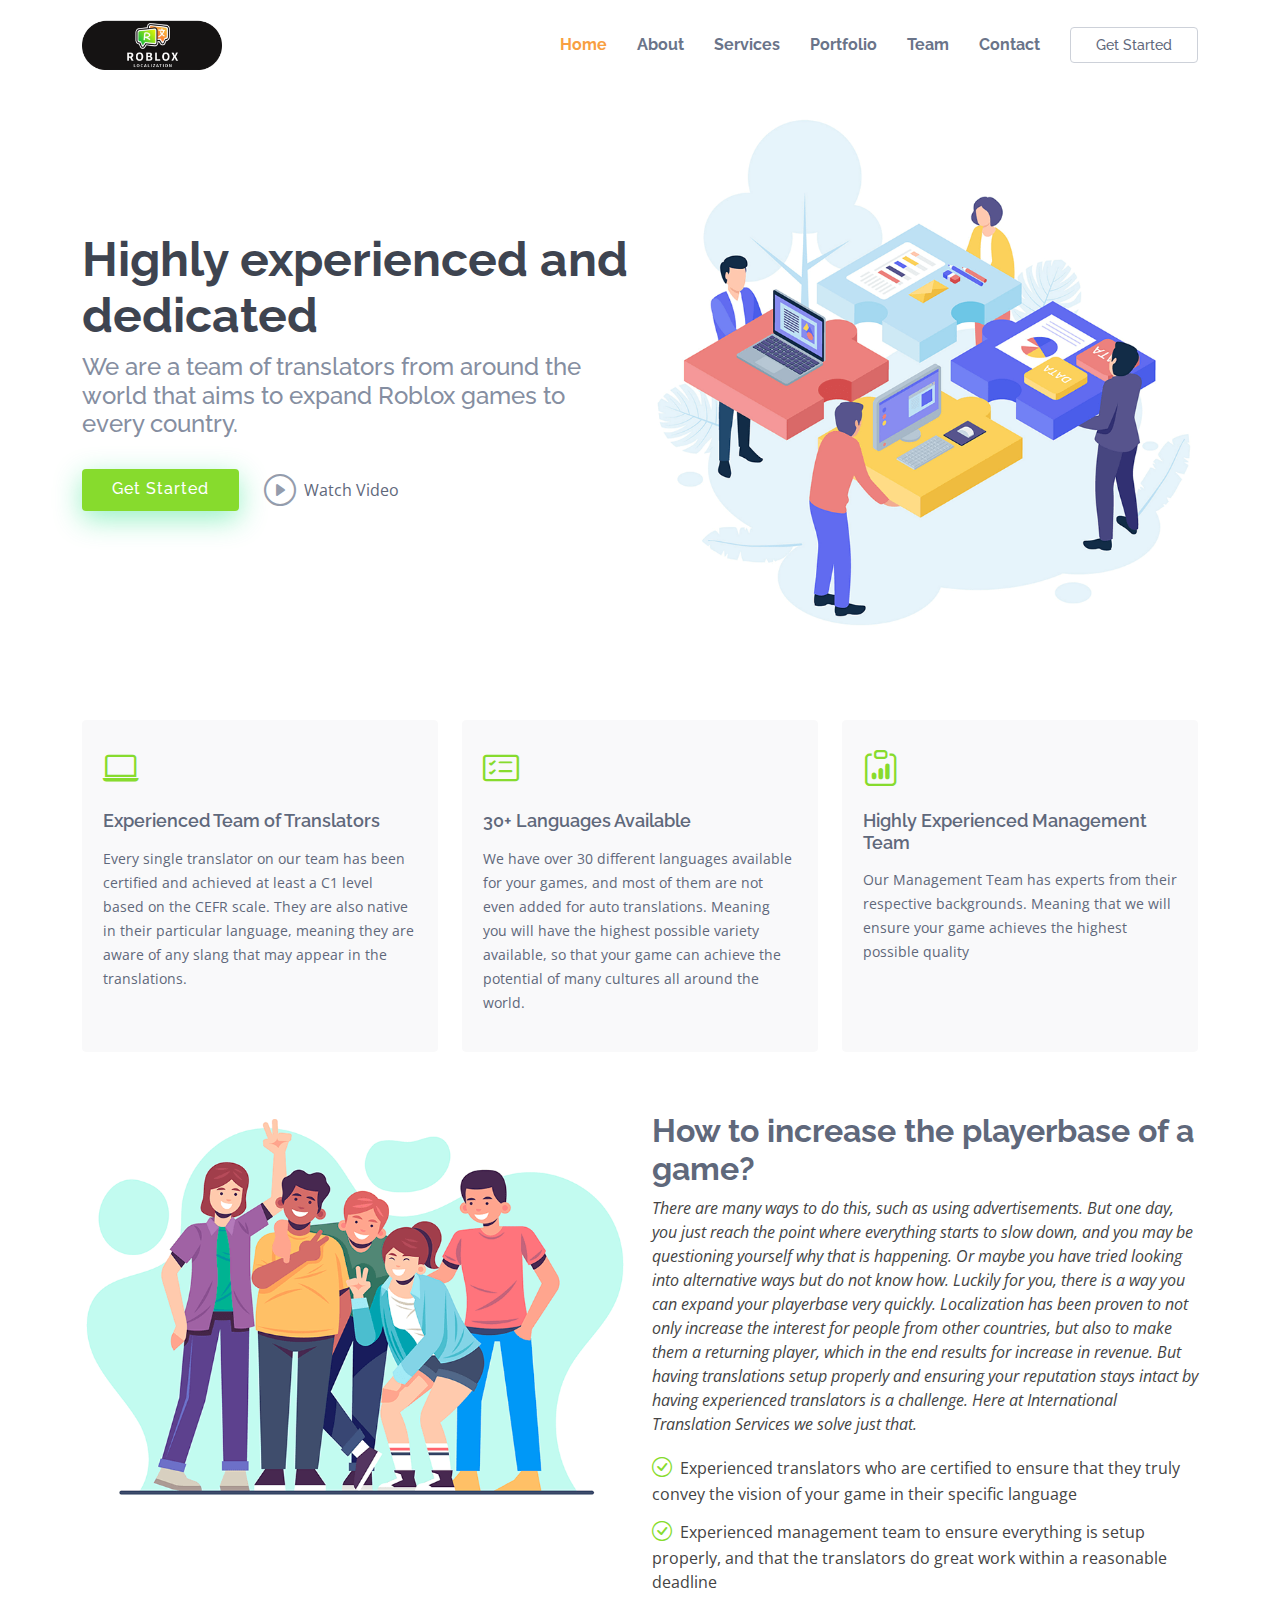
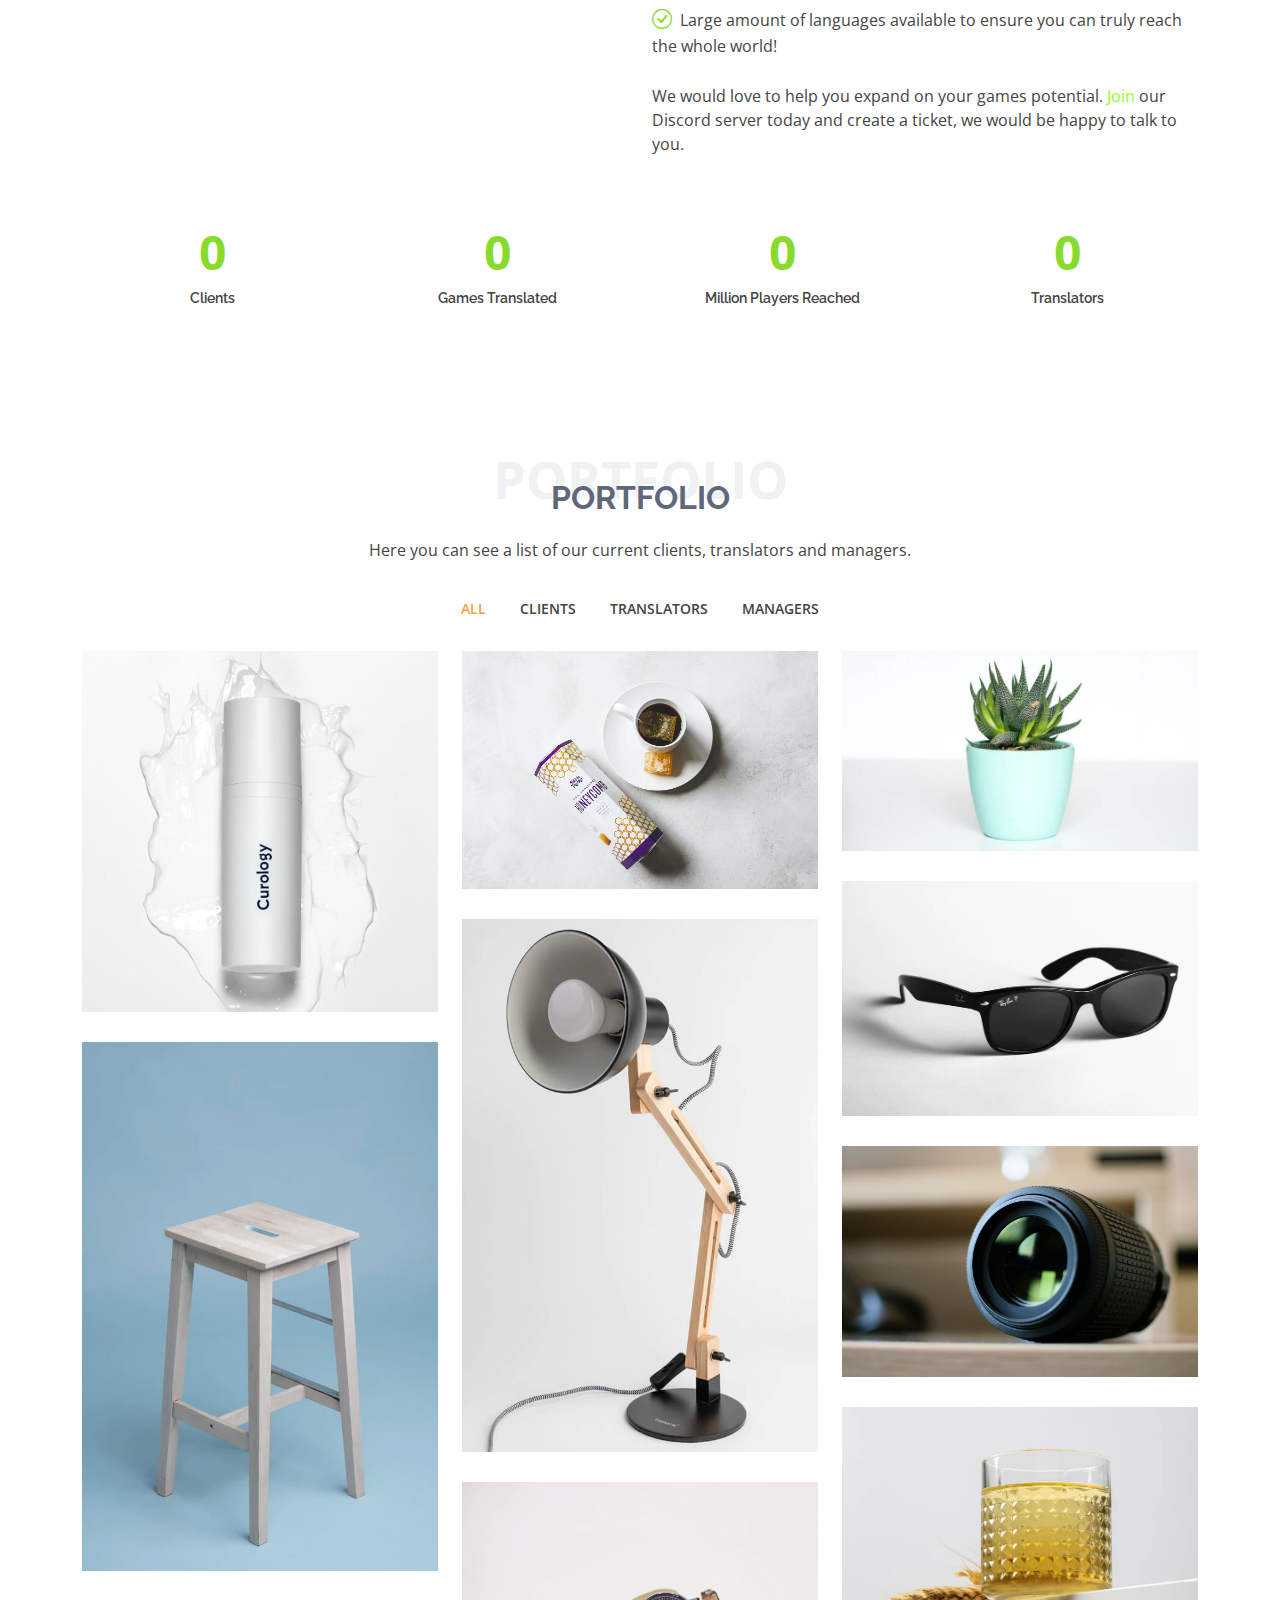
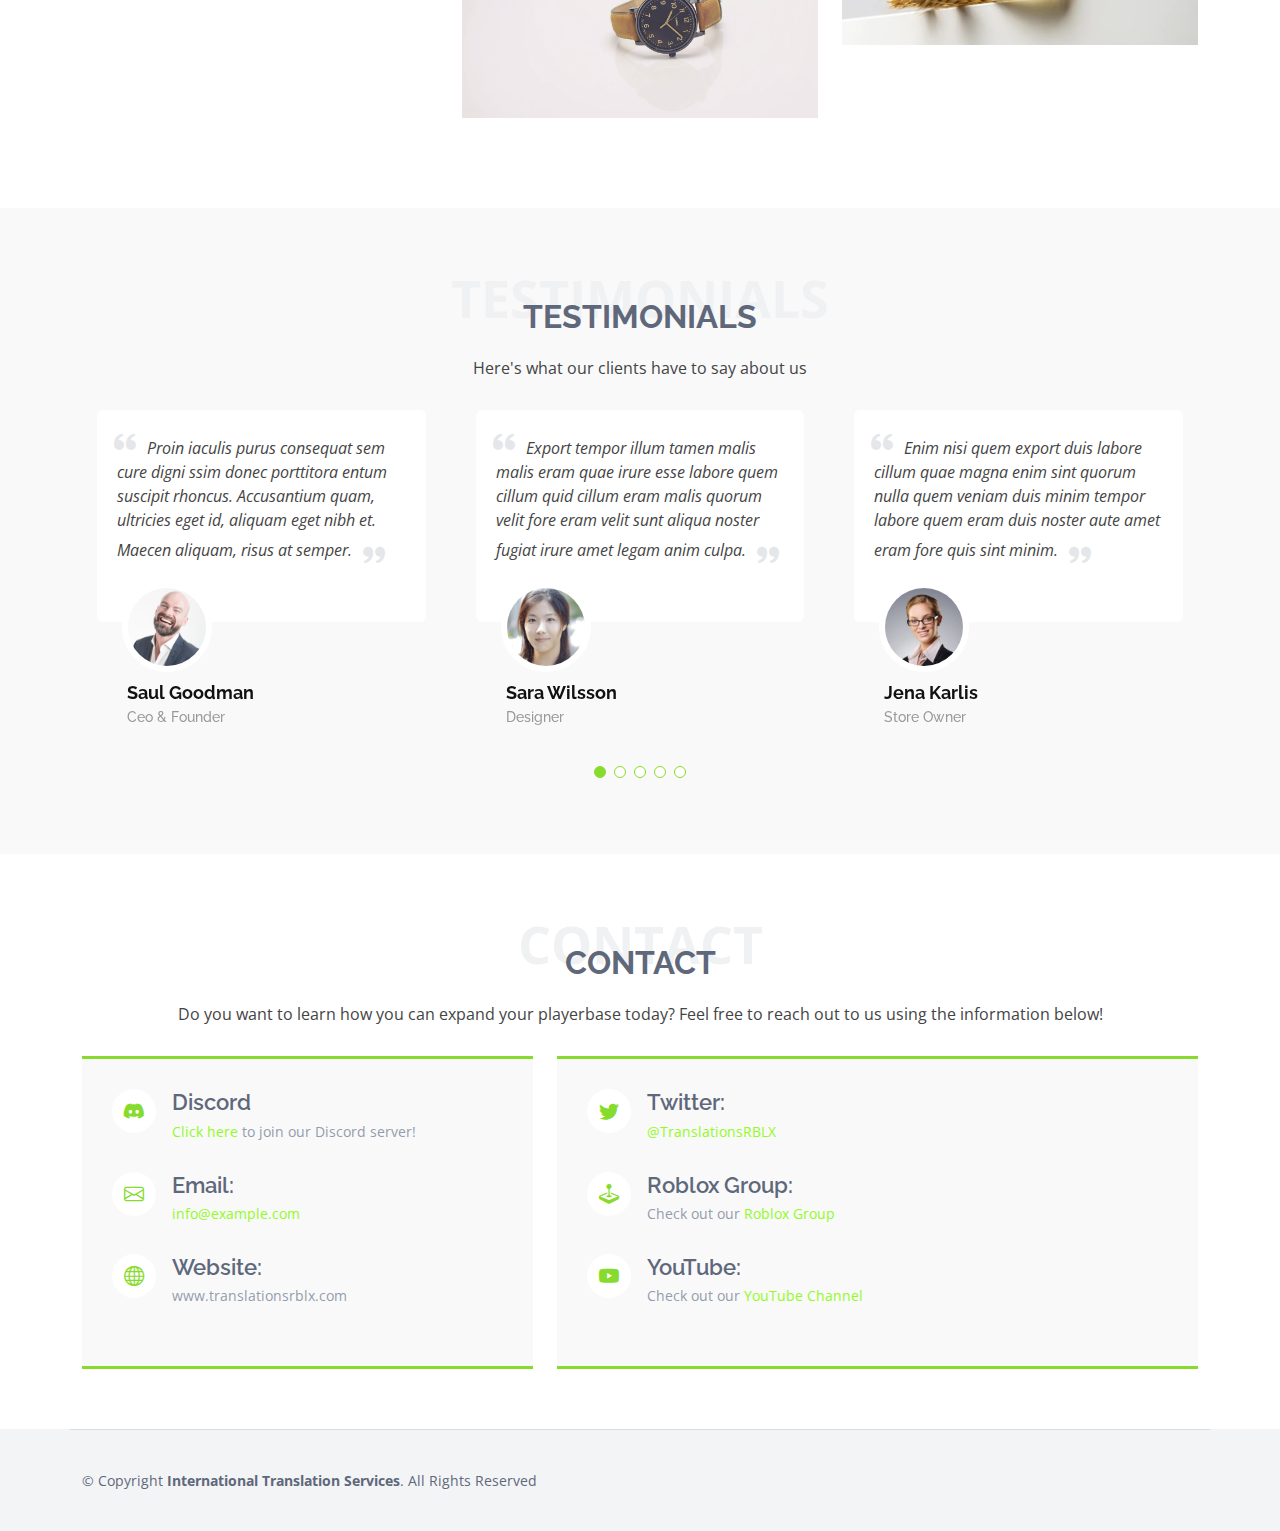
<file: index.html>
<!DOCTYPE html>
<html lang="en">

<head>
  <meta charset="utf-8">
  <meta content="width=device-width, initial-scale=1.0" name="viewport">

  <title>International Translation Services - Main Page</title>
  <meta content="" name="description">
  <meta content="" name="keywords">

  <!-- Favicons -->
  <link href="assets/img/favicon/favicon.png" rel="icon">
  <link href="assets/img/favicon/apple-touch-icon.png" rel="apple-touch-icon">
  <link rel="apple-touch-icon" sizes="180x180" href="assets/img/favicon/apple-touch-icon.png">
  <link rel="icon" type="image/png" sizes="32x32" href="assets/img/favicon/favicon-32x32.png">
  <link rel="icon" type="image/png" sizes="16x16" href="assets/img/favicon/favicon-16x16.png">
  <link rel="manifest" href="assets/img/favicon/site.webmanifest">

  <!-- Google Fonts -->
  <link href="https://fonts.googleapis.com/css?family=Open+Sans:300,300i,400,400i,600,600i,700,700i|Raleway:300,300i,400,400i,500,500i,600,600i,700,700i|Poppins:300,300i,400,400i,500,500i,600,600i,700,700i" rel="stylesheet">

  <!-- Vendor CSS Files -->
  <link href="assets/vendor/bootstrap/css/bootstrap.min.css" rel="stylesheet">
  <link href="assets/vendor/bootstrap-icons/bootstrap-icons.css" rel="stylesheet">
  <link href="assets/vendor/boxicons/css/boxicons.min.css" rel="stylesheet">
  <link href="assets/vendor/glightbox/css/glightbox.min.css" rel="stylesheet">
  <link href="assets/vendor/swiper/swiper-bundle.min.css" rel="stylesheet">

  <!-- Template Main CSS File -->
  <link href="assets/css/style.css" rel="stylesheet">
</head>

<body>

  <!-- ======= Header ======= -->
  <header id="header" class="fixed-top">
    <div class="container d-flex align-items-center justify-content-between">

      <a href="#" class="logo"><img src="assets/img/logo.png" alt="" class="img-fluid"></a>

      <nav id="navbar" class="navbar">
        <ul>
          <li><a class="nav-link scrollto active" href="#hero">Home</a></li>
          <li><a class="nav-link scrollto" href="#about">About</a></li>
          <li><a class="nav-link scrollto" href="#services">Services</a></li>
          <li><a class="nav-link scrollto " href="#portfolio">Portfolio</a></li>
          <li><a class="nav-link scrollto" href="#team">Team</a></li>
          <li><a class="nav-link scrollto" href="#contact">Contact</a></li>
          <li><a class="getstarted scrollto" href="#about">Get Started</a></li>
        </ul>
        <i class="bi bi-list mobile-nav-toggle"></i>
      </nav><!-- .navbar -->

    </div>
  </header><!-- End Header -->

  <!-- ======= Hero Section ======= -->
  <section id="hero" class="d-flex align-items-center">

    <div class="container">
      <div class="row">
        <div class="col-lg-6 pt-5 pt-lg-0 order-2 order-lg-1 d-flex flex-column justify-content-center">
          <h1>Highly experienced and dedicated</h1>
          <h2>We are a team of translators from around the world that aims to expand Roblox games to every country.</h2>
          <div class="d-flex">
            <a href="#about" class="btn-get-started scrollto">Get Started</a>
            <a href="https://www.youtube.com/watch?v=xJugLzeVyQo" class="glightbox btn-watch-video"><i class="bi bi-play-circle"></i><span>Watch Video</span></a>
          </div>
        </div>
        <div class="col-lg-6 order-1 order-lg-2 hero-img">
          <img src="assets/img/hero-img.png" class="img-fluid animated" alt="">
        </div>
      </div>
    </div>

  </section><!-- End Hero -->

  <main id="main">

    <!-- ======= Featured Services Section ======= -->
    <section id="featured-services" class="featured-services">
      <div class="container">

        <div class="row">
          <div class="col-lg-4 col-md-6">
            <div class="icon-box">
              <div class="icon"><i class="bi bi-laptop"></i></div>
              <h4 class="title"><a href="">Experienced Team of Translators</a></h4>
              <p class="description">Every single translator on our team has been certified and achieved at least a C1 level based on the CEFR scale. They are also native in their particular language, meaning they are aware of any slang that may appear in the translations. </p>
            </div>
          </div>
          <div class="col-lg-4 col-md-6 mt-4 mt-md-0">
            <div class="icon-box">
              <div class="icon"><i class="bi bi-card-checklist"></i></div>
              <h4 class="title"><a href="">30+ Languages Available</a></h4>
              <p class="description">We have over 30 different languages available for your games, and most of them are not even added for auto translations. Meaning you will have the highest possible variety available, so that your game can achieve the potential of many cultures all around the world.</p>
            </div>
          </div>
          <div class="col-lg-4 col-md-6 mt-4 mt-lg-0">
            <div class="icon-box">
              <div class="icon"><i class="bi bi-clipboard-data"></i></div>
              <h4 class="title"><a href="">Highly Experienced Management Team</a></h4>
              <p class="description">Our Management Team has experts from their respective backgrounds. Meaning that we will ensure your game achieves the highest possible quality </p>
            </div>
          </div>
        </div>

      </div>
    </section><!-- End Featured Services Section -->

    <!-- ======= About Section ======= -->
    <section id="about" class="about">
      <div class="container">

        <div class="row">
          <div class="col-lg-6">
            <img src="assets/img/about.png" class="img-fluid" alt="">
          </div>
          <div class="col-lg-6 pt-4 pt-lg-0 content">
            <h3>How to increase the playerbase of a game?</h3>
            <p class="fst-italic">
              There are many ways to do this, such as using advertisements. But one day, you just reach the point where everything starts to slow down, and you may be questioning yourself why that is happening. Or maybe you have tried looking into alternative ways but do not know how. Luckily for you, there is a way you can expand your playerbase very quickly. Localization has been proven to not only increase the interest for people from other countries, but also to make them a returning player, which in the end results for increase in revenue. But having translations setup properly and ensuring your reputation stays intact by having experienced translators is a challenge. Here at International Translation Services we solve just that. 
            </p>
            <ul>
              <li><i class="bi bi-check-circle"></i> Experienced translators who are certified to ensure that they truly convey the vision of your game in their specific language</li>
              <li><i class="bi bi-check-circle"></i> Experienced management team to ensure everything is setup properly, and that the translators do great work within a reasonable deadline</li>
              <li><i class="bi bi-check-circle"></i> Large amount of languages available to ensure you can truly reach the whole world!</li>
            </ul>
            <p>
              We would love to help you expand on your games potential. <a href="#contact">Join</a> our Discord server today and create a ticket, we would be happy to talk to you.
            </p>
          </div>
        </div>

      </div>
    </section><!-- End About Section -->

    <!-- ======= Counts Section ======= -->
    <section id="counts" class="counts">
      <div class="container">

        <div class="row counters">

          <div class="col-lg-3 col-6 text-center">
            <span data-purecounter-start="0" data-purecounter-end="69" data-purecounter-duration="1" class="purecounter"></span>
            <p>Clients</p>
          </div>

          <div class="col-lg-3 col-6 text-center">
            <span data-purecounter-start="0" data-purecounter-end="420" data-purecounter-duration="1" class="purecounter"></span>
            <p>Games Translated</p>
          </div>

          <div class="col-lg-3 col-6 text-center">
            <span data-purecounter-start="0" data-purecounter-end="1400" data-purecounter-duration="1" class="purecounter">M</span>
            <p>Million Players Reached</p>
          </div>

          <div class="col-lg-3 col-6 text-center">
            <span data-purecounter-start="0" data-purecounter-end="56" data-purecounter-duration="1" class="purecounter"></span>
            <p>Translators</p>
          </div>

        </div>

      </div>
    </section><!-- End Counts Section -->

    <!-- ======= Portfolio Section ======= -->
    <section id="portfolio" class="portfolio">
      <div class="container">

        <div class="section-title">
          <span>Portfolio</span>
          <h2>Portfolio</h2>
          <p>Here you can see a list of our current clients, translators and managers.</p>
        </div>

        <div class="row">
          <div class="col-lg-12 d-flex justify-content-center">
            <ul id="portfolio-flters">
              <li data-filter="*" class="filter-active">All</li>
              <li data-filter=".filter-app">Clients</li>
              <li data-filter=".filter-card">Translators</li>
              <li data-filter=".filter-web">Managers</li>
            </ul>
          </div>
        </div>

        <div class="row portfolio-container">

          <div class="col-lg-4 col-md-6 portfolio-item filter-app">
            <img src="assets/img/portfolio/portfolio-1.jpg" class="img-fluid" alt="">
            <div class="portfolio-info">
              <h4>App 1</h4>
              <p>App</p>
              <a href="assets/img/portfolio/portfolio-1.jpg" data-gallery="portfolioGallery" class="portfolio-lightbox preview-link" title="App 1"><i class="bx bx-plus"></i></a>
              <a href="portfolio-details.html" class="details-link" title="More Details"><i class="bx bx-link"></i></a>
            </div>
          </div>

          <div class="col-lg-4 col-md-6 portfolio-item filter-web">
            <img src="assets/img/portfolio/portfolio-2.jpg" class="img-fluid" alt="">
            <div class="portfolio-info">
              <h4>Web 3</h4>
              <p>Web</p>
              <a href="assets/img/portfolio/portfolio-2.jpg" data-gallery="portfolioGallery" class="portfolio-lightbox preview-link" title="Web 3"><i class="bx bx-plus"></i></a>
              <a href="portfolio-details.html" class="details-link" title="More Details"><i class="bx bx-link"></i></a>
            </div>
          </div>

          <div class="col-lg-4 col-md-6 portfolio-item filter-app">
            <img src="assets/img/portfolio/portfolio-3.jpg" class="img-fluid" alt="">
            <div class="portfolio-info">
              <h4>App 2</h4>
              <p>App</p>
              <a href="assets/img/portfolio/portfolio-3.jpg" data-gallery="portfolioGallery" class="portfolio-lightbox preview-link" title="App 2"><i class="bx bx-plus"></i></a>
              <a href="portfolio-details.html" class="details-link" title="More Details"><i class="bx bx-link"></i></a>
            </div>
          </div>

          <div class="col-lg-4 col-md-6 portfolio-item filter-card">
            <img src="assets/img/portfolio/portfolio-4.jpg" class="img-fluid" alt="">
            <div class="portfolio-info">
              <h4>Card 2</h4>
              <p>Card</p>
              <a href="assets/img/portfolio/portfolio-4.jpg" data-gallery="portfolioGallery" class="portfolio-lightbox preview-link" title="Card 2"><i class="bx bx-plus"></i></a>
              <a href="portfolio-details.html" class="details-link" title="More Details"><i class="bx bx-link"></i></a>
            </div>
          </div>

          <div class="col-lg-4 col-md-6 portfolio-item filter-web">
            <img src="assets/img/portfolio/portfolio-5.jpg" class="img-fluid" alt="">
            <div class="portfolio-info">
              <h4>Web 2</h4>
              <p>Web</p>
              <a href="assets/img/portfolio/portfolio-5.jpg" data-gallery="portfolioGallery" class="portfolio-lightbox preview-link" title="Web 2"><i class="bx bx-plus"></i></a>
              <a href="portfolio-details.html" class="details-link" title="More Details"><i class="bx bx-link"></i></a>
            </div>
          </div>

          <div class="col-lg-4 col-md-6 portfolio-item filter-app">
            <img src="assets/img/portfolio/portfolio-6.jpg" class="img-fluid" alt="">
            <div class="portfolio-info">
              <h4>App 3</h4>
              <p>App</p>
              <a href="assets/img/portfolio/portfolio-6.jpg" data-gallery="portfolioGallery" class="portfolio-lightbox preview-link" title="App 3"><i class="bx bx-plus"></i></a>
              <a href="portfolio-details.html" class="details-link" title="More Details"><i class="bx bx-link"></i></a>
            </div>
          </div>

          <div class="col-lg-4 col-md-6 portfolio-item filter-card">
            <img src="assets/img/portfolio/portfolio-7.jpg" class="img-fluid" alt="">
            <div class="portfolio-info">
              <h4>Card 1</h4>
              <p>Card</p>
              <a href="assets/img/portfolio/portfolio-7.jpg" data-gallery="portfolioGallery" class="portfolio-lightbox preview-link" title="Card 1"><i class="bx bx-plus"></i></a>
              <a href="portfolio-details.html" class="details-link" title="More Details"><i class="bx bx-link"></i></a>
            </div>
          </div>

          <div class="col-lg-4 col-md-6 portfolio-item filter-card">
            <img src="assets/img/portfolio/portfolio-8.jpg" class="img-fluid" alt="">
            <div class="portfolio-info">
              <h4>Card 3</h4>
              <p>Card</p>
              <a href="assets/img/portfolio/portfolio-8.jpg" data-gallery="portfolioGallery" class="portfolio-lightbox preview-link" title="Card 3"><i class="bx bx-plus"></i></a>
              <a href="portfolio-details.html" class="details-link" title="More Details"><i class="bx bx-link"></i></a>
            </div>
          </div>

          <div class="col-lg-4 col-md-6 portfolio-item filter-web">
            <img src="assets/img/portfolio/portfolio-9.jpg" class="img-fluid" alt="">
            <div class="portfolio-info">
              <h4>Web 3</h4>
              <p>Web</p>
              <a href="assets/img/portfolio/portfolio-9.jpg" data-gallery="portfolioGallery" class="portfolio-lightbox preview-link" title="Web 3"><i class="bx bx-plus"></i></a>
              <a href="portfolio-details.html" class="details-link" title="More Details"><i class="bx bx-link"></i></a>
            </div>
          </div>

        </div>

      </div>
    </section><!-- End Portfolio Section -->

    <!-- ======= Testimonials Section ======= -->
    <section id="testimonials" class="testimonials section-bg">
      <div class="container">

        <div class="section-title">
          <span>Testimonials</span>
          <h2>Testimonials</h2>
          <p>Here's what our clients have to say about us</p>
        </div>

        <div class="testimonials-slider swiper" data-aos="fade-up" data-aos-delay="100">
          <div class="swiper-wrapper">

            <div class="swiper-slide">
              <div class="testimonial-item">
                <p>
                  <i class="bx bxs-quote-alt-left quote-icon-left"></i>
                  Proin iaculis purus consequat sem cure digni ssim donec porttitora entum suscipit rhoncus. Accusantium quam, ultricies eget id, aliquam eget nibh et. Maecen aliquam, risus at semper.
                  <i class="bx bxs-quote-alt-right quote-icon-right"></i>
                </p>
                <img src="assets/img/testimonials/testimonials-1.jpg" class="testimonial-img" alt="">
                <h3>Saul Goodman</h3>
                <h4>Ceo &amp; Founder</h4>
              </div>
            </div><!-- End testimonial item -->

            <div class="swiper-slide">
              <div class="testimonial-item">
                <p>
                  <i class="bx bxs-quote-alt-left quote-icon-left"></i>
                  Export tempor illum tamen malis malis eram quae irure esse labore quem cillum quid cillum eram malis quorum velit fore eram velit sunt aliqua noster fugiat irure amet legam anim culpa.
                  <i class="bx bxs-quote-alt-right quote-icon-right"></i>
                </p>
                <img src="assets/img/testimonials/testimonials-2.jpg" class="testimonial-img" alt="">
                <h3>Sara Wilsson</h3>
                <h4>Designer</h4>
              </div>
            </div><!-- End testimonial item -->

            <div class="swiper-slide">
              <div class="testimonial-item">
                <p>
                  <i class="bx bxs-quote-alt-left quote-icon-left"></i>
                  Enim nisi quem export duis labore cillum quae magna enim sint quorum nulla quem veniam duis minim tempor labore quem eram duis noster aute amet eram fore quis sint minim.
                  <i class="bx bxs-quote-alt-right quote-icon-right"></i>
                </p>
                <img src="assets/img/testimonials/testimonials-3.jpg" class="testimonial-img" alt="">
                <h3>Jena Karlis</h3>
                <h4>Store Owner</h4>
              </div>
            </div><!-- End testimonial item -->

            <div class="swiper-slide">
              <div class="testimonial-item">
                <p>
                  <i class="bx bxs-quote-alt-left quote-icon-left"></i>
                  Fugiat enim eram quae cillum dolore dolor amet nulla culpa multos export minim fugiat minim velit minim dolor enim duis veniam ipsum anim magna sunt elit fore quem dolore labore illum veniam.
                  <i class="bx bxs-quote-alt-right quote-icon-right"></i>
                </p>
                <img src="assets/img/testimonials/testimonials-4.jpg" class="testimonial-img" alt="">
                <h3>Matt Brandon</h3>
                <h4>Freelancer</h4>
              </div>
            </div><!-- End testimonial item -->

            <div class="swiper-slide">
              <div class="testimonial-item">
                <p>
                  <i class="bx bxs-quote-alt-left quote-icon-left"></i>
                  Quis quorum aliqua sint quem legam fore sunt eram irure aliqua veniam tempor noster veniam enim culpa labore duis sunt culpa nulla illum cillum fugiat legam esse veniam culpa fore nisi cillum quid.
                  <i class="bx bxs-quote-alt-right quote-icon-right"></i>
                </p>
                <img src="assets/img/testimonials/testimonials-5.jpg" class="testimonial-img" alt="">
                <h3>John Larson</h3>
                <h4>Entrepreneur</h4>
              </div>
            </div><!-- End testimonial item -->

          </div>
          <div class="swiper-pagination"></div>
        </div>

      </div>
    </section><!-- End Testimonials Section -->

    <!-- ======= Contact Section ======= -->
    <section id="contact" class="contact">
      <div class="container">

        <div class="section-title">
          <span>Contact</span>
          <h2>Contact</h2>
          <p>Do you want to learn how you can expand your playerbase today? Feel free to reach out to us using the information below!</p>
        </div>

        <div class="row">

          <div class="col-lg-5 d-flex align-items-stretch">
            <div class="info">
              <div class="address">
                <i class="bi bi-discord"></i>
                <h4>Discord</h4>
                <p><a href="https://discord.gg/m5mCpBJFve">Click here</a> to join our Discord server!</p>
              </div>

              <div class="email">
                <i class="bi bi-envelope"></i>
                <h4>Email:</h4>
                <p><a href="mailto:">info@example.com</a></p>
              </div>

              <div class="phone">
                <i class="bi bi-globe"></i>
                <h4>Website:</h4>
                <p>www.translationsrblx.com</p>
              </div>

            </div>

          </div>

          <div class="col-lg-7 mt-5 mt-lg-0 d-flex align-items-stretch">
            <div class="info">
              <div class="address">
                <i class="bi bi-twitter"></i>
                <h4>Twitter:</h4>
                <p><a href="https://twitter.com/TranslationRBLX" target="_blank">@TranslationsRBLX</a></p>
              </div>

              <div class="email">
                <i class="bi bi-joystick"></i>
                <h4>Roblox Group:</h4>
                <p>Check out our <a href="https://www.roblox.com/groups/14208725/International-Translation-Services#!/about" target="_blank">Roblox Group</a></p>
              </div>

              <div class="phone">
                <i class="bi bi-youtube"></i>
                <h4>YouTube:</h4>
                <p>Check out our <a href="https://www.youtube.com/channel/UCgOQX_mSvYTCg9Q8unp6idA" target="_blank">YouTube Channel</a></p>
              </div>

            </div>
        </div>

      </div>
    </section><!-- End Contact Section -->

  </main><!-- End #main -->

  <!-- ======= Footer ======= -->
  <footer id="footer">

    <div class="container footer-bottom clearfix">
      <div class="copyright">
        &copy; Copyright <strong><span>International Translation Services</span></strong>. All Rights Reserved
      </div>
      
    </div>
  </footer><!-- End Footer -->

  <a href="#" class="back-to-top d-flex align-items-center justify-content-center"><i class="bi bi-arrow-up-short"></i></a>

  <!-- Vendor JS Files -->
  <script src="assets/vendor/purecounter/purecounter_vanilla.js"></script>
  <script src="assets/vendor/bootstrap/js/bootstrap.bundle.min.js"></script>
  <script src="assets/vendor/glightbox/js/glightbox.min.js"></script>
  <script src="assets/vendor/isotope-layout/isotope.pkgd.min.js"></script>
  <script src="assets/vendor/swiper/swiper-bundle.min.js"></script>
  <script src="assets/vendor/php-email-form/validate.js"></script>

  <!-- Template Main JS File -->
  <script src="assets/js/main.js"></script>

</body>

</html>
</file>
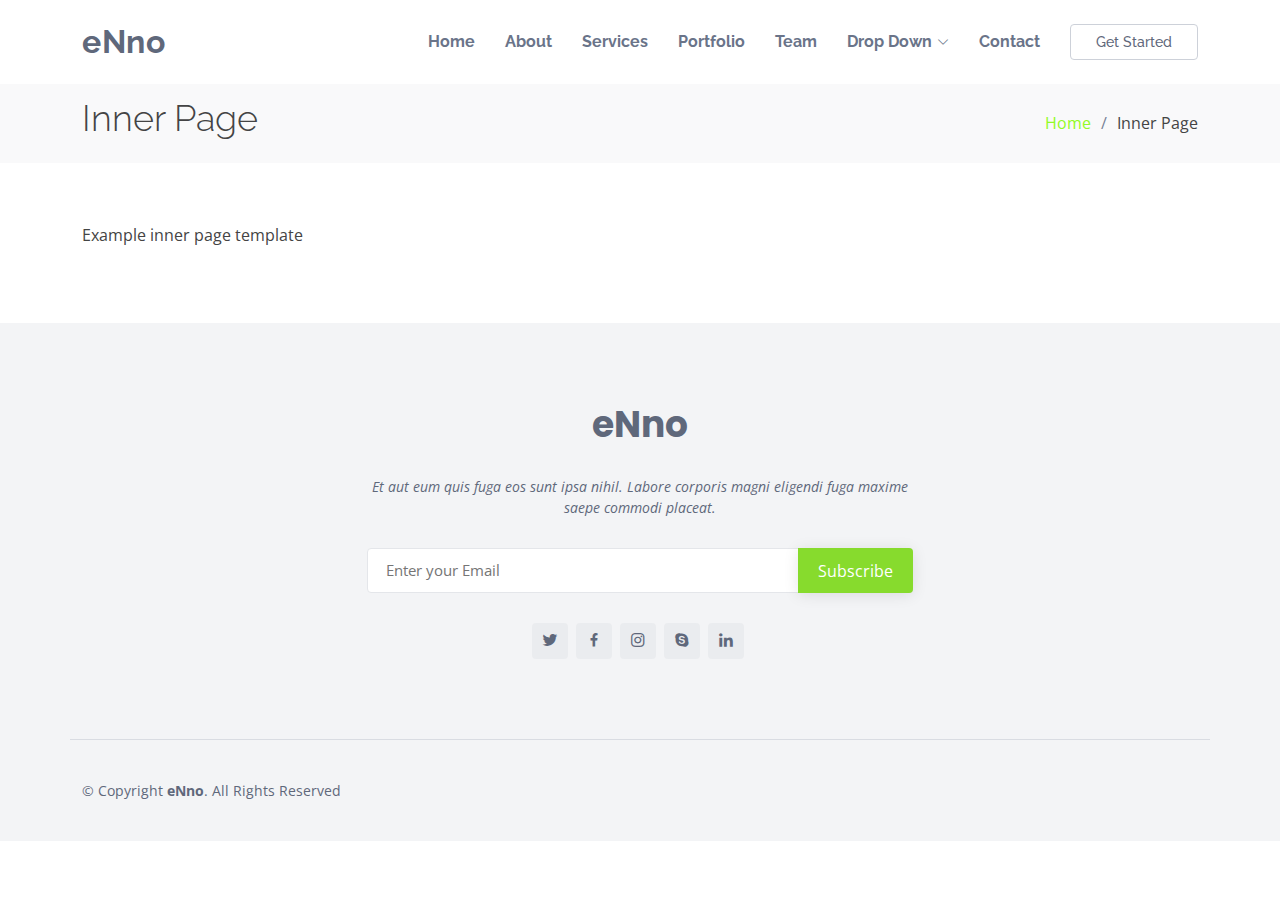
<file: inner-page.html>
<!DOCTYPE html>
<html lang="en">

<head>
  <meta charset="utf-8">
  <meta content="width=device-width, initial-scale=1.0" name="viewport">

  <title>Inner Page - eNno Bootstrap Template</title>
  <meta content="" name="description">
  <meta content="" name="keywords">

  <!-- Favicons -->
  <link href="assets/img/favicon.png" rel="icon">
  <link href="assets/img/apple-touch-icon.png" rel="apple-touch-icon">

  <!-- Google Fonts -->
  <link href="https://fonts.googleapis.com/css?family=Open+Sans:300,300i,400,400i,600,600i,700,700i|Raleway:300,300i,400,400i,500,500i,600,600i,700,700i|Poppins:300,300i,400,400i,500,500i,600,600i,700,700i" rel="stylesheet">

  <!-- Vendor CSS Files -->
  <link href="assets/vendor/bootstrap/css/bootstrap.min.css" rel="stylesheet">
  <link href="assets/vendor/bootstrap-icons/bootstrap-icons.css" rel="stylesheet">
  <link href="assets/vendor/boxicons/css/boxicons.min.css" rel="stylesheet">
  <link href="assets/vendor/glightbox/css/glightbox.min.css" rel="stylesheet">
  <link href="assets/vendor/swiper/swiper-bundle.min.css" rel="stylesheet">

  <!-- Template Main CSS File -->
  <link href="assets/css/style.css" rel="stylesheet">

  <!-- =======================================================
  * Template Name: eNno - v4.8.1
  * Template URL: https://bootstrapmade.com/enno-free-simple-bootstrap-template/
  * Author: BootstrapMade.com
  * License: https://bootstrapmade.com/license/
  ======================================================== -->
</head>

<body>

  <!-- ======= Header ======= -->
  <header id="header" class="fixed-top">
    <div class="container d-flex align-items-center justify-content-between">

      <h1 class="logo"><a href="index.html">eNno</a></h1>
      <!-- Uncomment below if you prefer to use an image logo -->
      <!-- <a href="index.html" class="logo"><img src="assets/img/logo.png" alt="" class="img-fluid"></a>-->

      <nav id="navbar" class="navbar">
        <ul>
          <li><a class="nav-link scrollto " href="#hero">Home</a></li>
          <li><a class="nav-link scrollto" href="#about">About</a></li>
          <li><a class="nav-link scrollto" href="#services">Services</a></li>
          <li><a class="nav-link scrollto " href="#portfolio">Portfolio</a></li>
          <li><a class="nav-link scrollto" href="#team">Team</a></li>
          <li class="dropdown"><a href="#"><span>Drop Down</span> <i class="bi bi-chevron-down"></i></a>
            <ul>
              <li><a href="#">Drop Down 1</a></li>
              <li class="dropdown"><a href="#"><span>Deep Drop Down</span> <i class="bi bi-chevron-right"></i></a>
                <ul>
                  <li><a href="#">Deep Drop Down 1</a></li>
                  <li><a href="#">Deep Drop Down 2</a></li>
                  <li><a href="#">Deep Drop Down 3</a></li>
                  <li><a href="#">Deep Drop Down 4</a></li>
                  <li><a href="#">Deep Drop Down 5</a></li>
                </ul>
              </li>
              <li><a href="#">Drop Down 2</a></li>
              <li><a href="#">Drop Down 3</a></li>
              <li><a href="#">Drop Down 4</a></li>
            </ul>
          </li>
          <li><a class="nav-link scrollto" href="#contact">Contact</a></li>
          <li><a class="getstarted scrollto" href="#about">Get Started</a></li>
        </ul>
        <i class="bi bi-list mobile-nav-toggle"></i>
      </nav><!-- .navbar -->

    </div>
  </header><!-- End Header -->

  <main id="main">

    <!-- ======= Breadcrumbs ======= -->
    <section class="breadcrumbs">
      <div class="container">

        <div class="d-flex justify-content-between align-items-center">
          <h2>Inner Page</h2>
          <ol>
            <li><a href="index.html">Home</a></li>
            <li>Inner Page</li>
          </ol>
        </div>

      </div>
    </section><!-- End Breadcrumbs -->

    <section class="inner-page">
      <div class="container">
        <p>
          Example inner page template
        </p>
      </div>
    </section>

  </main><!-- End #main -->

  <!-- ======= Footer ======= -->
  <footer id="footer">

    <div class="footer-top">

      <div class="container">

        <div class="row  justify-content-center">
          <div class="col-lg-6">
            <h3>eNno</h3>
            <p>Et aut eum quis fuga eos sunt ipsa nihil. Labore corporis magni eligendi fuga maxime saepe commodi placeat.</p>
          </div>
        </div>

        <div class="row footer-newsletter justify-content-center">
          <div class="col-lg-6">
            <form action="" method="post">
              <input type="email" name="email" placeholder="Enter your Email"><input type="submit" value="Subscribe">
            </form>
          </div>
        </div>

        <div class="social-links">
          <a href="#" class="twitter"><i class="bx bxl-twitter"></i></a>
          <a href="#" class="facebook"><i class="bx bxl-facebook"></i></a>
          <a href="#" class="instagram"><i class="bx bxl-instagram"></i></a>
          <a href="#" class="google-plus"><i class="bx bxl-skype"></i></a>
          <a href="#" class="linkedin"><i class="bx bxl-linkedin"></i></a>
        </div>

      </div>
    </div>

    <div class="container footer-bottom clearfix">
      <div class="copyright">
        &copy; Copyright <strong><span>eNno</span></strong>. All Rights Reserved
      </div>
      
    </div>
  </footer><!-- End Footer -->

  <a href="#" class="back-to-top d-flex align-items-center justify-content-center"><i class="bi bi-arrow-up-short"></i></a>

  <!-- Vendor JS Files -->
  <script src="assets/vendor/purecounter/purecounter_vanilla.js"></script>
  <script src="assets/vendor/bootstrap/js/bootstrap.bundle.min.js"></script>
  <script src="assets/vendor/glightbox/js/glightbox.min.js"></script>
  <script src="assets/vendor/isotope-layout/isotope.pkgd.min.js"></script>
  <script src="assets/vendor/swiper/swiper-bundle.min.js"></script>
  <script src="assets/vendor/php-email-form/validate.js"></script>

  <!-- Template Main JS File -->
  <script src="assets/js/main.js"></script>

</body>

</html>
</file>
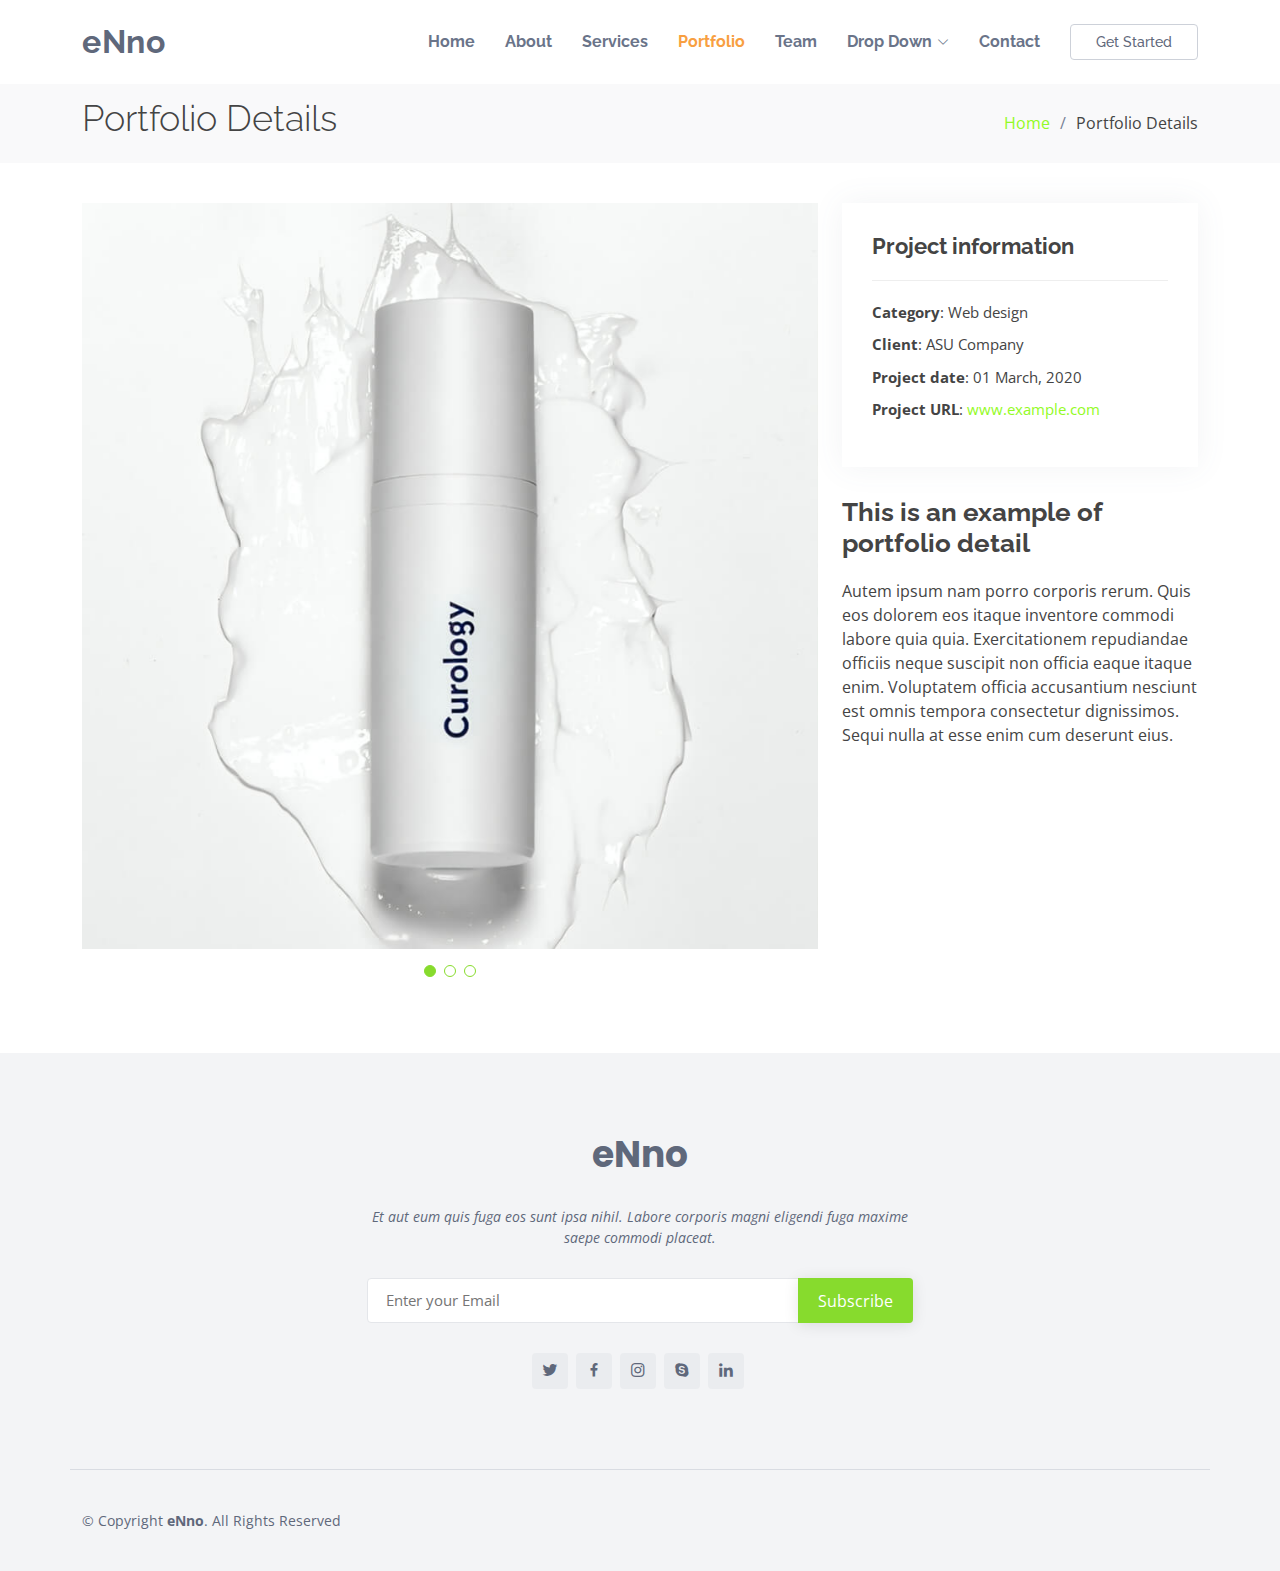
<file: portfolio-details.html>
<!DOCTYPE html>
<html lang="en">

<head>
  <meta charset="utf-8">
  <meta content="width=device-width, initial-scale=1.0" name="viewport">

  <title>Portfolio Details - eNno Bootstrap Template</title>
  <meta content="" name="description">
  <meta content="" name="keywords">

  <!-- Favicons -->
  <link href="assets/img/favicon.png" rel="icon">
  <link href="assets/img/apple-touch-icon.png" rel="apple-touch-icon">

  <!-- Google Fonts -->
  <link href="https://fonts.googleapis.com/css?family=Open+Sans:300,300i,400,400i,600,600i,700,700i|Raleway:300,300i,400,400i,500,500i,600,600i,700,700i|Poppins:300,300i,400,400i,500,500i,600,600i,700,700i" rel="stylesheet">

  <!-- Vendor CSS Files -->
  <link href="assets/vendor/bootstrap/css/bootstrap.min.css" rel="stylesheet">
  <link href="assets/vendor/bootstrap-icons/bootstrap-icons.css" rel="stylesheet">
  <link href="assets/vendor/boxicons/css/boxicons.min.css" rel="stylesheet">
  <link href="assets/vendor/glightbox/css/glightbox.min.css" rel="stylesheet">
  <link href="assets/vendor/swiper/swiper-bundle.min.css" rel="stylesheet">

  <!-- Template Main CSS File -->
  <link href="assets/css/style.css" rel="stylesheet">

  <!-- =======================================================
  * Template Name: eNno - v4.8.1
  * Template URL: https://bootstrapmade.com/enno-free-simple-bootstrap-template/
  * Author: BootstrapMade.com
  * License: https://bootstrapmade.com/license/
  ======================================================== -->
</head>

<body>

  <!-- ======= Header ======= -->
  <header id="header" class="fixed-top">
    <div class="container d-flex align-items-center justify-content-between">

      <h1 class="logo"><a href="index.html">eNno</a></h1>
      <!-- Uncomment below if you prefer to use an image logo -->
      <!-- <a href="index.html" class="logo"><img src="assets/img/logo.png" alt="" class="img-fluid"></a>-->

      <nav id="navbar" class="navbar">
        <ul>
          <li><a class="nav-link scrollto " href="#hero">Home</a></li>
          <li><a class="nav-link scrollto" href="#about">About</a></li>
          <li><a class="nav-link scrollto" href="#services">Services</a></li>
          <li><a class="nav-link scrollto active " href="#portfolio">Portfolio</a></li>
          <li><a class="nav-link scrollto" href="#team">Team</a></li>
          <li class="dropdown"><a href="#"><span>Drop Down</span> <i class="bi bi-chevron-down"></i></a>
            <ul>
              <li><a href="#">Drop Down 1</a></li>
              <li class="dropdown"><a href="#"><span>Deep Drop Down</span> <i class="bi bi-chevron-right"></i></a>
                <ul>
                  <li><a href="#">Deep Drop Down 1</a></li>
                  <li><a href="#">Deep Drop Down 2</a></li>
                  <li><a href="#">Deep Drop Down 3</a></li>
                  <li><a href="#">Deep Drop Down 4</a></li>
                  <li><a href="#">Deep Drop Down 5</a></li>
                </ul>
              </li>
              <li><a href="#">Drop Down 2</a></li>
              <li><a href="#">Drop Down 3</a></li>
              <li><a href="#">Drop Down 4</a></li>
            </ul>
          </li>
          <li><a class="nav-link scrollto" href="#contact">Contact</a></li>
          <li><a class="getstarted scrollto" href="#about">Get Started</a></li>
        </ul>
        <i class="bi bi-list mobile-nav-toggle"></i>
      </nav><!-- .navbar -->

    </div>
  </header><!-- End Header -->

  <main id="main">

    <!-- ======= Breadcrumbs ======= -->
    <section id="breadcrumbs" class="breadcrumbs">
      <div class="container">

        <div class="d-flex justify-content-between align-items-center">
          <h2>Portfolio Details</h2>
          <ol>
            <li><a href="index.html">Home</a></li>
            <li>Portfolio Details</li>
          </ol>
        </div>

      </div>
    </section><!-- End Breadcrumbs -->

    <!-- ======= Portfolio Details Section ======= -->
    <section id="portfolio-details" class="portfolio-details">
      <div class="container">

        <div class="row gy-4">

          <div class="col-lg-8">
            <div class="portfolio-details-slider swiper">
              <div class="swiper-wrapper align-items-center">

                <div class="swiper-slide">
                  <img src="assets/img/portfolio/portfolio-1.jpg" alt="">
                </div>

                <div class="swiper-slide">
                  <img src="assets/img/portfolio/portfolio-2.jpg" alt="">
                </div>

                <div class="swiper-slide">
                  <img src="assets/img/portfolio/portfolio-3.jpg" alt="">
                </div>

              </div>
              <div class="swiper-pagination"></div>
            </div>
          </div>

          <div class="col-lg-4">
            <div class="portfolio-info">
              <h3>Project information</h3>
              <ul>
                <li><strong>Category</strong>: Web design</li>
                <li><strong>Client</strong>: ASU Company</li>
                <li><strong>Project date</strong>: 01 March, 2020</li>
                <li><strong>Project URL</strong>: <a href="#">www.example.com</a></li>
              </ul>
            </div>
            <div class="portfolio-description">
              <h2>This is an example of portfolio detail</h2>
              <p>
                Autem ipsum nam porro corporis rerum. Quis eos dolorem eos itaque inventore commodi labore quia quia. Exercitationem repudiandae officiis neque suscipit non officia eaque itaque enim. Voluptatem officia accusantium nesciunt est omnis tempora consectetur dignissimos. Sequi nulla at esse enim cum deserunt eius.
              </p>
            </div>
          </div>

        </div>

      </div>
    </section><!-- End Portfolio Details Section -->

  </main><!-- End #main -->

  <!-- ======= Footer ======= -->
  <footer id="footer">

    <div class="footer-top">

      <div class="container">

        <div class="row  justify-content-center">
          <div class="col-lg-6">
            <h3>eNno</h3>
            <p>Et aut eum quis fuga eos sunt ipsa nihil. Labore corporis magni eligendi fuga maxime saepe commodi placeat.</p>
          </div>
        </div>

        <div class="row footer-newsletter justify-content-center">
          <div class="col-lg-6">
            <form action="" method="post">
              <input type="email" name="email" placeholder="Enter your Email"><input type="submit" value="Subscribe">
            </form>
          </div>
        </div>

        <div class="social-links">
          <a href="#" class="twitter"><i class="bx bxl-twitter"></i></a>
          <a href="#" class="facebook"><i class="bx bxl-facebook"></i></a>
          <a href="#" class="instagram"><i class="bx bxl-instagram"></i></a>
          <a href="#" class="google-plus"><i class="bx bxl-skype"></i></a>
          <a href="#" class="linkedin"><i class="bx bxl-linkedin"></i></a>
        </div>

      </div>
    </div>

    <div class="container footer-bottom clearfix">
      <div class="copyright">
        &copy; Copyright <strong><span>eNno</span></strong>. All Rights Reserved
      </div>
      
    </div>
  </footer><!-- End Footer -->

  <a href="#" class="back-to-top d-flex align-items-center justify-content-center"><i class="bi bi-arrow-up-short"></i></a>

  <!-- Vendor JS Files -->
  <script src="assets/vendor/purecounter/purecounter_vanilla.js"></script>
  <script src="assets/vendor/bootstrap/js/bootstrap.bundle.min.js"></script>
  <script src="assets/vendor/glightbox/js/glightbox.min.js"></script>
  <script src="assets/vendor/isotope-layout/isotope.pkgd.min.js"></script>
  <script src="assets/vendor/swiper/swiper-bundle.min.js"></script>
  <script src="assets/vendor/php-email-form/validate.js"></script>

  <!-- Template Main JS File -->
  <script src="assets/js/main.js"></script>

</body>

</html>
</file>
<file: assets/css/style.css>
/**
* Template Name: eNno - v4.8.1
* Template URL: https://bootstrapmade.com/enno-free-simple-bootstrap-template/
* Author: BootstrapMade.com
* License: https://bootstrapmade.com/license/
*/

/*--------------------------------------------------------------
# General
--------------------------------------------------------------*/
body {
  font-family: "Open Sans", sans-serif;
  color: #444444;
}

a {
  color: #93fa25;
  text-decoration: none;
}

a:hover {
  color: #f89f41;
  text-decoration: none;
}

h1,
h2,
h3,
h4,
h5,
h6 {
  font-family: "Raleway", sans-serif;
}

/*--------------------------------------------------------------
# Back to top button
--------------------------------------------------------------*/
.back-to-top {
  position: fixed;
  visibility: hidden;
  opacity: 0;
  right: 15px;
  bottom: 15px;
  z-index: 996;
  background: #87db2d;
  width: 40px;
  height: 40px;
  border-radius: 4px;
  transition: all 0.4s;
}

.back-to-top i {
  font-size: 24px;
  color: #fff;
  line-height: 0;
}

.back-to-top:hover {
  background: #f89f41;
  color: #fff;
}

.back-to-top.active {
  visibility: visible;
  opacity: 1;
}

/*--------------------------------------------------------------
# Header
--------------------------------------------------------------*/
#header {
  background: #fff;
  transition: all 0.5s;
  z-index: 997;
  padding: 20px 0;
}

#header.header-scrolled {
  box-shadow: 0px 2px 15px rgba(0, 0, 0, 0.1);
  padding: 12px 0;
}

#header .logo {
  font-size: 32px;
  margin: 0;
  padding: 0;
  line-height: 1;
  font-weight: 700;
  letter-spacing: 0.5px;
}

#header .logo a {
  color: #5f687b;
}

#header .logo img {
  max-height: 50px;
}

@media (max-width: 991px) {
  #header {
    padding: 12px 0;
  }
}

/*--------------------------------------------------------------
# Navigation Menu
--------------------------------------------------------------*/
/**
* Desktop Navigation 
*/
.navbar {
  padding: 0;
}

.navbar ul {
  margin: 0;
  padding: 0;
  display: flex;
  list-style: none;
  align-items: center;
}

.navbar li {
  position: relative;
}

.navbar a,
.navbar a:focus {
  display: flex;
  align-items: center;
  justify-content: space-between;
  padding: 10px 0 10px 30px;
  font-family: "Raleway", sans-serif;
  font-size: 16px;
  font-weight: 700;
  color: #6a7489;
  white-space: nowrap;
  transition: 0.3s;
}

.navbar a i,
.navbar a:focus i {
  font-size: 12px;
  line-height: 0;
  margin-left: 5px;
}

.navbar a:hover,
.navbar .active,
.navbar .active:focus,
.navbar li:hover>a {
  color: #f89f41;
}

.navbar .getstarted,
.navbar .getstarted:focus {
  padding: 10px 25px;
  margin-left: 30px;
  border-radius: 4px;
  line-height: 1;
  color: #5f687b;
  font-size: 14px;
  font-weight: 500;
  border: 1px solid #cdd1d9;
}

.navbar .getstarted:hover,
.navbar .getstarted:focus:hover {
  background: #f89f41;
  color: #fff;
  border-color: #f89f41;
}

.navbar .dropdown ul {
  display: block;
  position: absolute;
  left: 14px;
  top: calc(100% + 30px);
  margin: 0;
  padding: 10px 0;
  z-index: 99;
  opacity: 0;
  visibility: hidden;
  background: #fff;
  box-shadow: 0px 0px 30px rgba(127, 137, 161, 0.25);
  transition: 0.3s;
  border-radius: 4px;
}

.navbar .dropdown ul li {
  min-width: 200px;
}

.navbar .dropdown ul a {
  padding: 10px 20px;
  font-size: 15px;
  text-transform: none;
  font-weight: 600;
}

.navbar .dropdown ul a i {
  font-size: 12px;
}

.navbar .dropdown ul a:hover,
.navbar .dropdown ul .active:hover,
.navbar .dropdown ul li:hover>a {
  color: #f89f41;
}

.navbar .dropdown:hover>ul {
  opacity: 1;
  top: 100%;
  visibility: visible;
}

.navbar .dropdown .dropdown ul {
  top: 0;
  left: calc(100% - 30px);
  visibility: hidden;
}

.navbar .dropdown .dropdown:hover>ul {
  opacity: 1;
  top: 0;
  left: 100%;
  visibility: visible;
}

@media (max-width: 1366px) {
  .navbar .dropdown .dropdown ul {
    left: -90%;
  }

  .navbar .dropdown .dropdown:hover>ul {
    left: -100%;
  }
}

/**
* Mobile Navigation 
*/
.mobile-nav-toggle {
  color: #5f687b;
  font-size: 28px;
  cursor: pointer;
  display: none;
  line-height: 0;
  transition: 0.5s;
}

.mobile-nav-toggle.bi-x {
  color: #fff;
}

@media (max-width: 991px) {
  .mobile-nav-toggle {
    display: block;
  }

  .navbar ul {
    display: none;
  }
}

.navbar-mobile {
  position: fixed;
  overflow: hidden;
  top: 0;
  right: 0;
  left: 0;
  bottom: 0;
  background: rgba(73, 80, 94, 0.9);
  transition: 0.3s;
  z-index: 999;
}

.navbar-mobile .mobile-nav-toggle {
  position: absolute;
  top: 15px;
  right: 15px;
}

.navbar-mobile ul {
  display: block;
  position: absolute;
  top: 55px;
  right: 15px;
  bottom: 15px;
  left: 15px;
  padding: 10px 0;
  border-radius: 10px;
  background-color: #fff;
  overflow-y: auto;
  transition: 0.3s;
}

.navbar-mobile a,
.navbar-mobile a:focus {
  padding: 10px 20px;
  font-size: 15px;
  color: #5f687b;
}

.navbar-mobile a:hover,
.navbar-mobile .active,
.navbar-mobile li:hover>a {
  color: #f89f41;
}

.navbar-mobile .getstarted,
.navbar-mobile .getstarted:focus {
  margin: 15px;
  padding: 10px 15px;
}

.navbar-mobile .dropdown ul {
  position: static;
  display: none;
  margin: 10px 20px;
  padding: 10px 0;
  z-index: 99;
  opacity: 1;
  visibility: visible;
  background: #fff;
  box-shadow: 0px 0px 30px rgba(127, 137, 161, 0.25);
}

.navbar-mobile .dropdown ul li {
  min-width: 200px;
}

.navbar-mobile .dropdown ul a {
  padding: 10px 20px;
}

.navbar-mobile .dropdown ul a i {
  font-size: 12px;
}

.navbar-mobile .dropdown ul a:hover,
.navbar-mobile .dropdown ul .active:hover,
.navbar-mobile .dropdown ul li:hover>a {
  color: #f89f41;
}

.navbar-mobile .dropdown>.dropdown-active {
  display: block;
}

/*--------------------------------------------------------------
# Hero Section
--------------------------------------------------------------*/
#hero {
  width: 100%;
  height: 80vh;
  background: #fff;
  padding-top: 82px;
}

#hero h1 {
  margin: 0;
  font-size: 48px;
  font-weight: 700;
  line-height: 56px;
  color: #3e4450;
}

#hero h2 {
  color: #858ea1;
  margin: 10px 0 30px 0;
  font-size: 24px;
}

#hero .btn-get-started {
  font-family: "Raleway", sans-serif;
  font-weight: 500;
  font-size: 16px;
  letter-spacing: 1px;
  display: inline-block;
  padding: 8px 30px 10px 30px;
  border-radius: 4px;
  transition: 0.5s;
  color: #fff;
  background: #87db2d;
  box-shadow: 0 8px 28px rgba(22, 223, 126, 0.45);
}

#hero .btn-get-started:hover {
  background: #f89f41;
  box-shadow: 0 8px 28px rgba(32, 107, 251, 0.45);
}

#hero .btn-watch-video {
  font-size: 16px;
  display: inline-block;
  transition: 0.5s;
  margin-left: 25px;
  color: #5f687b;
  display: inline-flex;
  align-items: center;
  justify-content: center;
}

#hero .btn-watch-video i {
  color: #949cac;
  font-size: 32px;
  line-height: 0;
  margin-right: 8px;
}

#hero .btn-watch-video:hover i {
  color: #f89f41;
}

#hero .animated {
  animation: up-down 2s ease-in-out infinite alternate-reverse both;
}

@media (max-width: 991px) {
  #hero {
    height: 100vh;
  }

  #hero .animated {
    -webkit-animation: none;
    animation: none;
  }

  #hero .hero-img {
    text-align: center;
  }

  #hero .hero-img img {
    width: 50%;
  }
}

@media (max-width: 768px) {
  #hero {
    height: auto;
  }

  #hero h1 {
    font-size: 28px;
    line-height: 36px;
  }

  #hero h2 {
    font-size: 18px;
    line-height: 24px;
    margin-bottom: 30px;
  }

  #hero .hero-img img {
    width: 70%;
  }
}

@media (max-width: 575px) {
  #hero .hero-img img {
    width: 80%;
  }
}

@-webkit-keyframes up-down {
  0% {
    transform: translateY(10px);
  }

  100% {
    transform: translateY(-10px);
  }
}

@keyframes up-down {
  0% {
    transform: translateY(10px);
  }

  100% {
    transform: translateY(-10px);
  }
}

/*--------------------------------------------------------------
# Sections General
--------------------------------------------------------------*/
section {
  padding: 60px 0;
  overflow: hidden;
}

.section-bg {
  background-color: #f9f9fa;
}

.section-title {
  text-align: center;
  padding: 30px 0;
  position: relative;
}

.section-title h2 {
  font-size: 32px;
  font-weight: 700;
  text-transform: uppercase;
  margin-bottom: 20px;
  padding-bottom: 0;
  color: #5f687b;
  position: relative;
  z-index: 2;
}

.section-title span {
  position: absolute;
  top: 30px;
  color: #f0f1f3;
  left: 0;
  right: 0;
  z-index: 1;
  font-weight: 700;
  font-size: 52px;
  text-transform: uppercase;
  line-height: 0;
}

.section-title p {
  margin-bottom: 0;
  position: relative;
  z-index: 2;
}

@media (max-width: 575px) {
  .section-title h2 {
    font-size: 28px;
    margin-bottom: 15px;
  }

  .section-title span {
    font-size: 38px;
  }
}

/*--------------------------------------------------------------
# Featured Services
--------------------------------------------------------------*/
.featured-services {
  padding: 0;
}

.featured-services .icon-box {
  padding: 20px;
  color: #5f687b;
  background: #f9f9fa;
  border-radius: 4px;
  border: 1px solid #f9f9fa;
  transition: 0.3s;
  height: 100%;
}

.featured-services .icon {
  margin: 0 0 15px 0;
}

.featured-services .icon i {
  color: #87db2d;
  font-size: 36px;
}

.featured-services .title {
  font-weight: 600;
  margin-bottom: 15px;
  font-size: 18px;
}

.featured-services .title a {
  color: #5f687b;
  transition: 0.3s;
}

.featured-services .icon-box:hover {
  border-color: #eaecef;
}

.featured-services .icon-box:hover .title a {
  color: #f89f41;
}

.featured-services .description {
  line-height: 24px;
  font-size: 14px;
}

/*--------------------------------------------------------------
# About
--------------------------------------------------------------*/
.about .content h3 {
  font-weight: 700;
  font-size: 32px;
  color: #5f687b;
}

.about .content ul {
  list-style: none;
  padding: 0;
}

.about .content ul li {
  padding-bottom: 10px;
}

.about .content ul i {
  font-size: 20px;
  padding-right: 4px;
  color: #87db2d;
}

.about .content p:last-child {
  margin-bottom: 0;
}

/*--------------------------------------------------------------
# Counts
--------------------------------------------------------------*/
.counts {
  padding-top: 0;
}

.counts .counters span {
  font-size: 48px;
  display: block;
  color: #87db2d;
  font-weight: 700;
}

.counts .counters p {
  padding: 0;
  margin: 0 0 20px 0;
  font-family: "Raleway", sans-serif;
  font-size: 14px;
  font-weight: 600;
}

/*--------------------------------------------------------------
# Services
--------------------------------------------------------------*/
.services .icon-box {
  text-align: center;
  border: 1px solid #fff;
  padding: 80px 20px;
  transition: all ease-in-out 0.3s;
  background: #fff;
}

.services .icon-box .icon {
  margin: 0 auto;
  display: flex;
  align-items: center;
  justify-content: center;
  margin-bottom: 20px;
  transition: ease-in-out 0.3s;
}

.services .icon-box .icon i {
  color: #87db2d;
  font-size: 36px;
  transition: 0.3s;
}

.services .icon-box h4 {
  font-weight: 700;
  margin-bottom: 15px;
  font-size: 24px;
}

.services .icon-box h4 a {
  color: #5f687b;
  transition: ease-in-out 0.3s;
}

.services .icon-box p {
  line-height: 24px;
  font-size: 14px;
  margin-bottom: 0;
}

.services .icon-box:hover {
  border-color: #eaecef;
}

.services .icon-box:hover h4 a {
  color: #f89f41;
}

/*--------------------------------------------------------------
# Portfolio
--------------------------------------------------------------*/
.portfolio #portfolio-flters {
  padding: 0;
  margin: 0 auto 25px auto;
  list-style: none;
  text-align: center;
  border-radius: 50px;
}

.portfolio #portfolio-flters li {
  cursor: pointer;
  display: inline-block;
  padding: 10px 15px;
  font-size: 14px;
  font-weight: 600;
  line-height: 1;
  text-transform: uppercase;
  color: #444444;
  transition: all 0.3s ease-in-out;
}

.portfolio #portfolio-flters li:hover,
.portfolio #portfolio-flters li.filter-active {
  color: #f89f41;
}

.portfolio #portfolio-flters li:last-child {
  margin-right: 0;
}

.portfolio .portfolio-item {
  margin-bottom: 30px;
}

.portfolio .portfolio-item .portfolio-info {
  opacity: 0;
  position: absolute;
  left: 30px;
  right: 30px;
  bottom: 0;
  z-index: 3;
  transition: all ease-in-out 0.3s;
  background: rgba(255, 255, 255, 0.9);
  padding: 15px;
}

.portfolio .portfolio-item .portfolio-info h4 {
  font-size: 18px;
  color: #fff;
  font-weight: 600;
  color: #5f687b;
}

.portfolio .portfolio-item .portfolio-info p {
  color: #949cac;
  font-size: 14px;
  margin-bottom: 0;
}

.portfolio .portfolio-item .portfolio-info .preview-link,
.portfolio .portfolio-item .portfolio-info .details-link {
  position: absolute;
  right: 40px;
  font-size: 24px;
  top: calc(50% - 18px);
  color: #f89f41;
  transition: 0.3s;
}

.portfolio .portfolio-item .portfolio-info .preview-link:hover,
.portfolio .portfolio-item .portfolio-info .details-link:hover {
  color: #f89f41;
}

.portfolio .portfolio-item .portfolio-info .details-link {
  right: 10px;
}

.portfolio .portfolio-item:hover .portfolio-info {
  opacity: 1;
  bottom: 20px;
}

/*--------------------------------------------------------------
# Portfolio Details
--------------------------------------------------------------*/
.portfolio-details {
  padding-top: 40px;
}

.portfolio-details .portfolio-details-slider img {
  width: 100%;
}

.portfolio-details .portfolio-details-slider .swiper-pagination {
  margin-top: 20px;
  position: relative;
}

.portfolio-details .portfolio-details-slider .swiper-pagination .swiper-pagination-bullet {
  width: 12px;
  height: 12px;
  background-color: #fff;
  opacity: 1;
  border: 1px solid #87db2d;
}

.portfolio-details .portfolio-details-slider .swiper-pagination .swiper-pagination-bullet-active {
  background-color: #87db2d;
}

.portfolio-details .portfolio-info {
  padding: 30px;
  box-shadow: 0px 0 30px rgba(95, 104, 123, 0.08);
}

.portfolio-details .portfolio-info h3 {
  font-size: 22px;
  font-weight: 700;
  margin-bottom: 20px;
  padding-bottom: 20px;
  border-bottom: 1px solid #eee;
}

.portfolio-details .portfolio-info ul {
  list-style: none;
  padding: 0;
  font-size: 15px;
}

.portfolio-details .portfolio-info ul li+li {
  margin-top: 10px;
}

.portfolio-details .portfolio-description {
  padding-top: 30px;
}

.portfolio-details .portfolio-description h2 {
  font-size: 26px;
  font-weight: 700;
  margin-bottom: 20px;
}

.portfolio-details .portfolio-description p {
  padding: 0;
}

/*--------------------------------------------------------------
# Testimonials
--------------------------------------------------------------*/
.testimonials .testimonials-carousel,
.testimonials .testimonials-slider {
  overflow: hidden;
}

.testimonials .testimonial-item {
  box-sizing: content-box;
  min-height: 320px;
}

.testimonials .testimonial-item .testimonial-img {
  width: 90px;
  border-radius: 50%;
  margin: -40px 0 0 40px;
  position: relative;
  z-index: 2;
  border: 6px solid #fff;
}

.testimonials .testimonial-item h3 {
  font-size: 18px;
  font-weight: bold;
  margin: 10px 0 5px 45px;
  color: #111;
}

.testimonials .testimonial-item h4 {
  font-size: 14px;
  color: #999;
  margin: 0 0 0 45px;
}

.testimonials .testimonial-item .quote-icon-left,
.testimonials .testimonial-item .quote-icon-right {
  color: #e4e6ea;
  font-size: 26px;
}

.testimonials .testimonial-item .quote-icon-left {
  display: inline-block;
  left: -5px;
  position: relative;
}

.testimonials .testimonial-item .quote-icon-right {
  display: inline-block;
  right: -5px;
  position: relative;
  top: 10px;
}

.testimonials .testimonial-item p {
  font-style: italic;
  margin: 0 15px 0 15px;
  padding: 20px 20px 60px 20px;
  background: white;
  position: relative;
  border-radius: 6px;
  position: relative;
  z-index: 1;
}

.testimonials .swiper-pagination {
  margin-top: 20px;
  position: relative;
}

.testimonials .swiper-pagination .swiper-pagination-bullet {
  width: 12px;
  height: 12px;
  background-color: #fff;
  opacity: 1;
  border: 1px solid #87db2d;
}

.testimonials .swiper-pagination .swiper-pagination-bullet-active {
  background-color: #87db2d;
}

/*--------------------------------------------------------------
# Cta
--------------------------------------------------------------*/
.cta {
  background: #87db2d;
  background-size: cover;
  padding: 60px 0;
}

.cta h3 {
  color: #fff;
  font-size: 28px;
  font-weight: 700;
}

.cta p {
  color: #fff;
}

.cta .cta-btn {
  font-family: "Raleway", sans-serif;
  text-transform: uppercase;
  font-weight: 500;
  font-size: 16px;
  letter-spacing: 1px;
  display: inline-block;
  padding: 8px 28px;
  border-radius: 4px;
  transition: 0.5s;
  margin-top: 10px;
  border: 2px solid #fff;
  color: #fff;
}

.cta .cta-btn:hover {
  background: #f89f41;
  border-color: #f89f41;
}

/*--------------------------------------------------------------
# Team
--------------------------------------------------------------*/
.team .member {
  text-align: center;
  margin-bottom: 20px;
  padding: 30px 20px;
  background: #fff;
}

.team .member img {
  max-width: 100%;
  margin: 0 0 30px 0;
}

.team .member h4 {
  font-weight: 700;
  margin-bottom: 2px;
  font-size: 18px;
}

.team .member span {
  font-style: italic;
  display: block;
  font-size: 13px;
}

.team .member p {
  padding-top: 10px;
  font-size: 14px;
  font-style: italic;
  color: #aaaaaa;
}

.team .member .social {
  margin-top: 15px;
}

.team .member .social a {
  color: #919191;
  transition: 0.3s;
}

.team .member .social a:hover {
  color: #f89f41;
}

.team .member .social i {
  font-size: 18px;
  margin: 0 2px;
}

/*--------------------------------------------------------------
# Contact
--------------------------------------------------------------*/
.contact .info {
  border-top: 3px solid #87db2d;
  border-bottom: 3px solid #87db2d;
  padding: 30px;
  width: 100%;
  background-color: #f9f9fa;
}

.contact .info i {
  font-size: 20px;
  color: #87db2d;
  float: left;
  width: 44px;
  height: 44px;
  background: #fff;
  display: flex;
  justify-content: center;
  align-items: center;
  border-radius: 50px;
  transition: all 0.3s ease-in-out;
}

.contact .info h4 {
  padding: 0 0 0 60px;
  font-size: 22px;
  font-weight: 600;
  margin-bottom: 5px;
  color: #5f687b;
}

.contact .info p {
  padding: 0 0 10px 60px;
  margin-bottom: 20px;
  font-size: 14px;
  color: #949cac;
}

.contact .info .social-links {
  padding-left: 60px;
}

.contact .info .social-links a {
  font-size: 18px;
  display: inline-block;
  background: #333;
  color: #fff;
  line-height: 1;
  padding: 8px 0;
  border-radius: 50%;
  text-align: center;
  width: 36px;
  height: 36px;
  transition: 0.3s;
  margin-right: 10px;
}

.contact .info .social-links a:hover {
  background: #f89f41;
  color: #fff;
}

.contact .info .email:hover i,
.contact .info .address:hover i,
.contact .info .phone:hover i {
  background: #f89f41;
  color: #fff;
}

.contact .php-email-form {
  width: 100%;
  border-top: 3px solid #87db2d;
  border-bottom: 3px solid #87db2d;
  padding: 30px;
  background-color: #f9f9fa;
}

.contact .php-email-form .form-group {
  padding-bottom: 8px;
}

.contact .php-email-form .error-message {
  display: none;
  color: #fff;
  background: #ed3c0d;
  text-align: left;
  padding: 15px;
  font-weight: 600;
}

.contact .php-email-form .error-message br+br {
  margin-top: 25px;
}

.contact .php-email-form .sent-message {
  display: none;
  color: #fff;
  background: #18d26e;
  text-align: center;
  padding: 15px;
  font-weight: 600;
}

.contact .php-email-form .loading {
  display: none;
  background: #fff;
  text-align: center;
  padding: 15px;
}

.contact .php-email-form .loading:before {
  content: "";
  display: inline-block;
  border-radius: 50%;
  width: 24px;
  height: 24px;
  margin: 0 10px -6px 0;
  border: 3px solid #18d26e;
  border-top-color: #eee;
  -webkit-animation: animate-loading 1s linear infinite;
  animation: animate-loading 1s linear infinite;
}

.contact .php-email-form input,
.contact .php-email-form textarea {
  border-radius: 0;
  box-shadow: none;
  font-size: 14px;
  border-radius: 4px;
}

.contact .php-email-form input:focus,
.contact .php-email-form textarea:focus {
  border-color: #87db2d;
}

.contact .php-email-form input {
  height: 44px;
}

.contact .php-email-form textarea {
  padding: 10px 12px;
}

.contact .php-email-form button[type=submit] {
  background: #87db2d;
  border: 0;
  padding: 10px 24px;
  color: #fff;
  transition: 0.4s;
  border-radius: 4px;
}

.contact .php-email-form button[type=submit]:hover {
  background: #f89f41;
}

@-webkit-keyframes animate-loading {
  0% {
    transform: rotate(0deg);
  }

  100% {
    transform: rotate(360deg);
  }
}

@keyframes animate-loading {
  0% {
    transform: rotate(0deg);
  }

  100% {
    transform: rotate(360deg);
  }
}

/*--------------------------------------------------------------
# Breadcrumbs
--------------------------------------------------------------*/
.breadcrumbs {
  padding: 15px 0;
  background: #f9f9fa;
  min-height: 40px;
  margin-top: 82px;
}

.breadcrumbs h2 {
  font-size: 36px;
  font-weight: 300;
}

.breadcrumbs ol {
  display: flex;
  flex-wrap: wrap;
  list-style: none;
  padding: 0;
  margin: 0;
}

.breadcrumbs ol li+li {
  padding-left: 10px;
}

.breadcrumbs ol li+li::before {
  display: inline-block;
  padding-right: 10px;
  color: #778196;
  content: "/";
}

@media (max-width: 992px) {
  .breadcrumbs {
    margin-top: 58px;
  }

  .breadcrumbs .d-flex {
    display: block !important;
  }

  .breadcrumbs ol {
    display: block;
  }

  .breadcrumbs ol li {
    display: inline-block;
  }
}

/*--------------------------------------------------------------
# Footer
--------------------------------------------------------------*/
#footer {
  background-color: #f3f4f6;
  color: #5f687b;
  font-size: 14px;
  position: relative;
}

#footer .footer-top {
  position: relative;
  z-index: 2;
  text-align: center;
  padding: 80px 0;
}

#footer .footer-top h3 {
  font-size: 36px;
  font-weight: 700;
  color: #5f687b;
  position: relative;
  font-family: "Poppins", sans-serif;
  padding-bottom: 0;
  margin-bottom: 0;
}

#footer .footer-top p {
  font-size: 15;
  font-style: italic;
  margin: 30px 0 0 0;
  padding: 0;
}

#footer .footer-top .footer-newsletter {
  text-align: center;
  font-size: 15px;
  margin-top: 30px;
}

#footer .footer-top .footer-newsletter form {
  background: #fff;
  padding: 6px 10px;
  position: relative;
  border-radius: 4px;
  text-align: left;
  border: 1px solid #e4e6ea;
}

#footer .footer-top .footer-newsletter form input[type=email] {
  border: 0;
  padding: 4px 8px;
  width: calc(100% - 100px);
}

#footer .footer-top .footer-newsletter form input[type=submit] {
  position: absolute;
  top: -1px;
  right: -1px;
  bottom: -1px;
  border: 0;
  background: none;
  font-size: 16px;
  padding: 0 20px;
  background: #87db2d;
  color: #fff;
  transition: 0.3s;
  border-radius: 0 4px 4px 0;
  box-shadow: 0px 2px 15px rgba(0, 0, 0, 0.1);
}

#footer .footer-top .footer-newsletter form input[type=submit]:hover {
  background: #f89f41;
}

#footer .footer-top .social-links {
  margin-top: 30px;
}

#footer .footer-top .social-links a {
  font-size: 18px;
  display: inline-block;
  background: #eaecef;
  color: #5f687b;
  line-height: 1;
  padding: 8px 0;
  margin-right: 4px;
  border-radius: 4px;
  text-align: center;
  width: 36px;
  height: 36px;
  transition: 0.3s;
}

#footer .footer-top .social-links a:hover {
  background: #f89f41;
  color: #fff;
  text-decoration: none;
}

#footer .footer-bottom {
  border-top: 1px solid #d9dce2;
  z-index: 2;
  position: relative;
  padding-top: 40px;
  padding-bottom: 40px;
}

#footer .copyright {
  float: left;
}

#footer .credits {
  float: right;
  font-size: 13px;
}

@media (max-width: 992px) {

  #footer .copyright,
  #footer .credits {
    float: none;
    -moz-text-align-last: center;
    text-align-last: center;
  }
}
</file>
